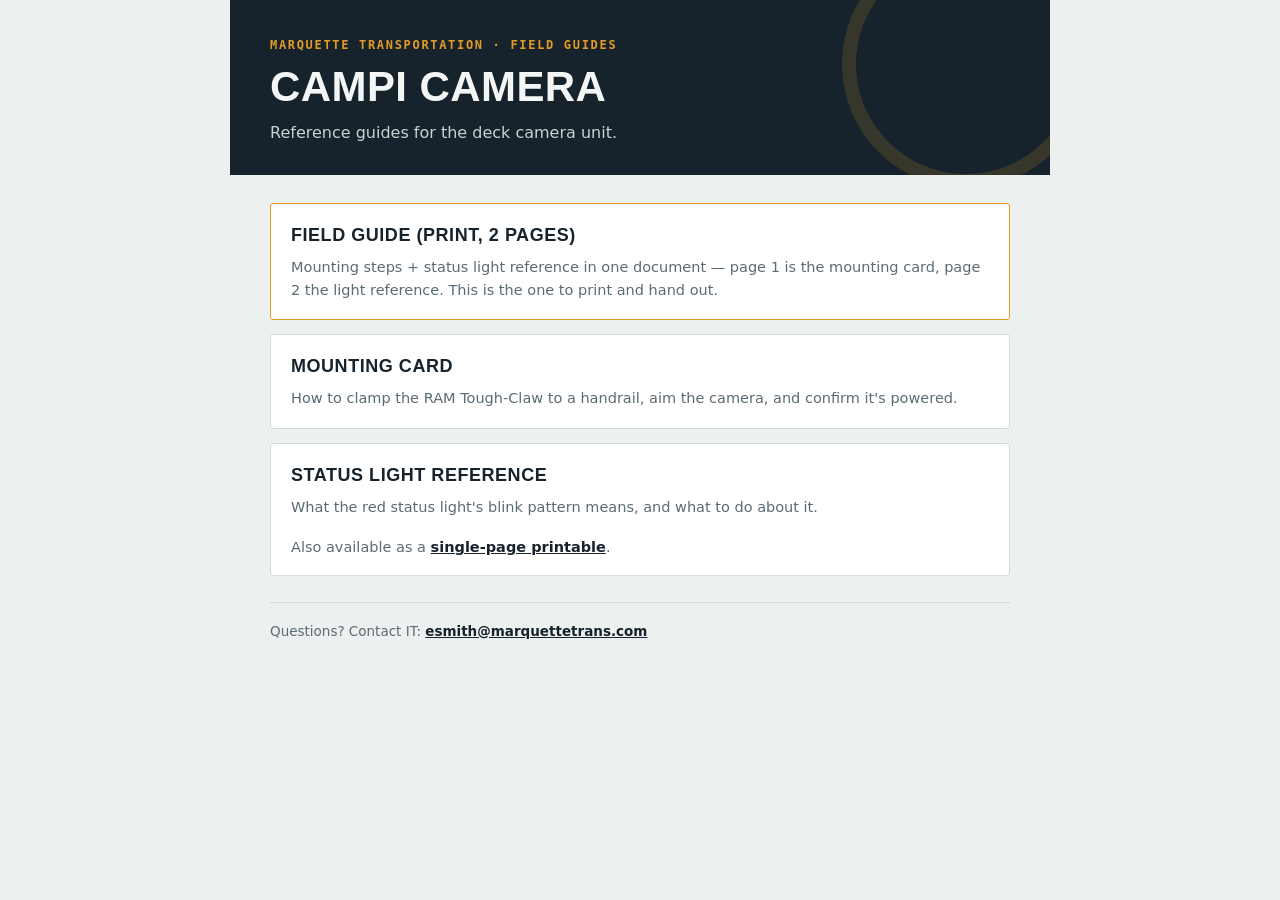
<file: index.html>
<!doctype html>
<html lang="en">
<head>
<meta charset="utf-8">
<meta http-equiv="refresh" content="0; url=campi/">
<title>Marquette Transportation — Field Guides</title>
</head>
<body>
<p><a href="campi/">CamPi Camera guides</a></p>
</body>
</html>
</file>
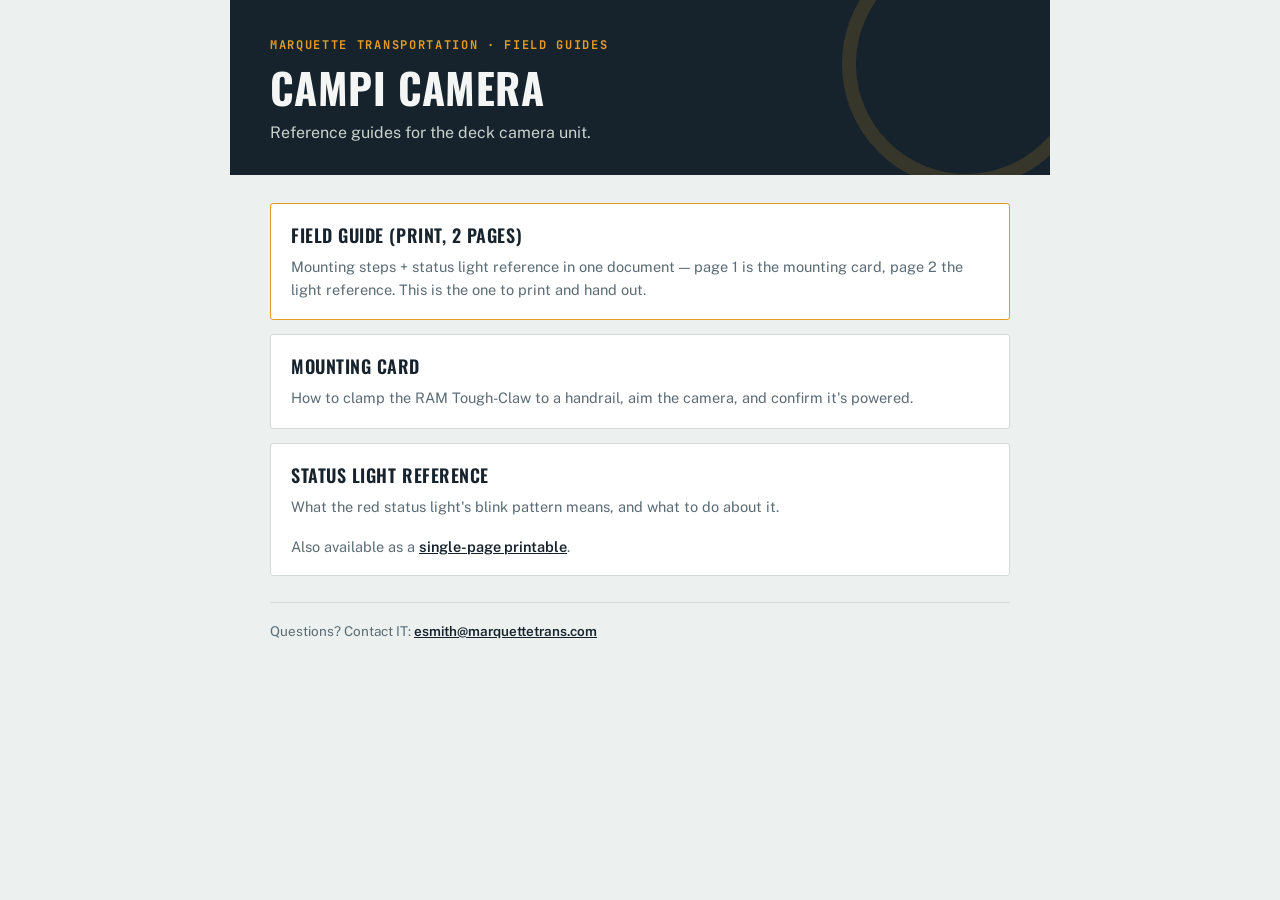
<file: campi/index.html>
<!doctype html>
<html lang="en">
<head>
<meta charset="utf-8">
<meta name="viewport" content="width=device-width, initial-scale=1">
<title>CamPi Camera — Field Guides</title>
<link rel="stylesheet" href="assets/campi-guide.css">
<style>
  .links{ padding:28px 40px 0; display:flex; flex-direction:column; gap:14px; }
  .link-card{
    display:block; background:var(--panel); border:1px solid var(--line); border-radius:3px;
    padding:18px 20px; text-decoration:none;
  }
  .link-card h2{
    font-family:'Oswald',sans-serif; font-weight:600; text-transform:uppercase;
    letter-spacing:0.03em; font-size:18px; margin:0 0 6px; color:var(--ink);
  }
  .link-card p{ margin:0; color:var(--steel); font-size:14.5px; }
  .link-card.featured{ border-color:var(--amber); border-width:1.5px; }
  /* .link-card is a <div> when it needs a second, independent link (avoids nesting <a> in <a>) */
  a.link-card{ text-decoration:none; }
  div.link-card{ padding:0; }
  div.link-card a.link-hit{ display:block; padding:18px 20px; text-decoration:none; }
  .link-sub{ padding:0 20px 16px; margin-top:2px; font-size:13px; }
  .link-sub a{ color:var(--ink); font-weight:600; }
</style>
</head>
<body>

<div class="sheet">
  <header>
    <p class="eyebrow">Marquette Transportation &middot; Field Guides</p>
    <h1>CamPi Camera</h1>
    <p class="subhead">Reference guides for the deck camera unit.</p>
  </header>

  <div class="links">
    <a class="link-card featured" href="field-guide.html">
      <h2>Field Guide (print, 2 pages)</h2>
      <p>Mounting steps + status light reference in one document &mdash; page 1 is the mounting card, page 2 the light reference. This is the one to print and hand out.</p>
    </a>
    <a class="link-card" href="mounting-guide.html">
      <h2>Mounting Card</h2>
      <p>How to clamp the RAM Tough-Claw to a handrail, aim the camera, and confirm it's powered.</p>
    </a>
    <div class="link-card">
      <a class="link-hit" href="status-light-reference.html">
        <h2>Status Light Reference</h2>
        <p>What the red status light's blink pattern means, and what to do about it.</p>
      </a>
      <p class="link-sub">Also available as a <a href="status-light-reference-print.html">single-page printable</a>.</p>
    </div>
  </div>

  <footer>
    <div class="rule"></div>
    <p>Questions? Contact IT: <a href="mailto:esmith@marquettetrans.com">esmith@marquettetrans.com</a></p>
  </footer>
</div>
</body>
</html>
</file>
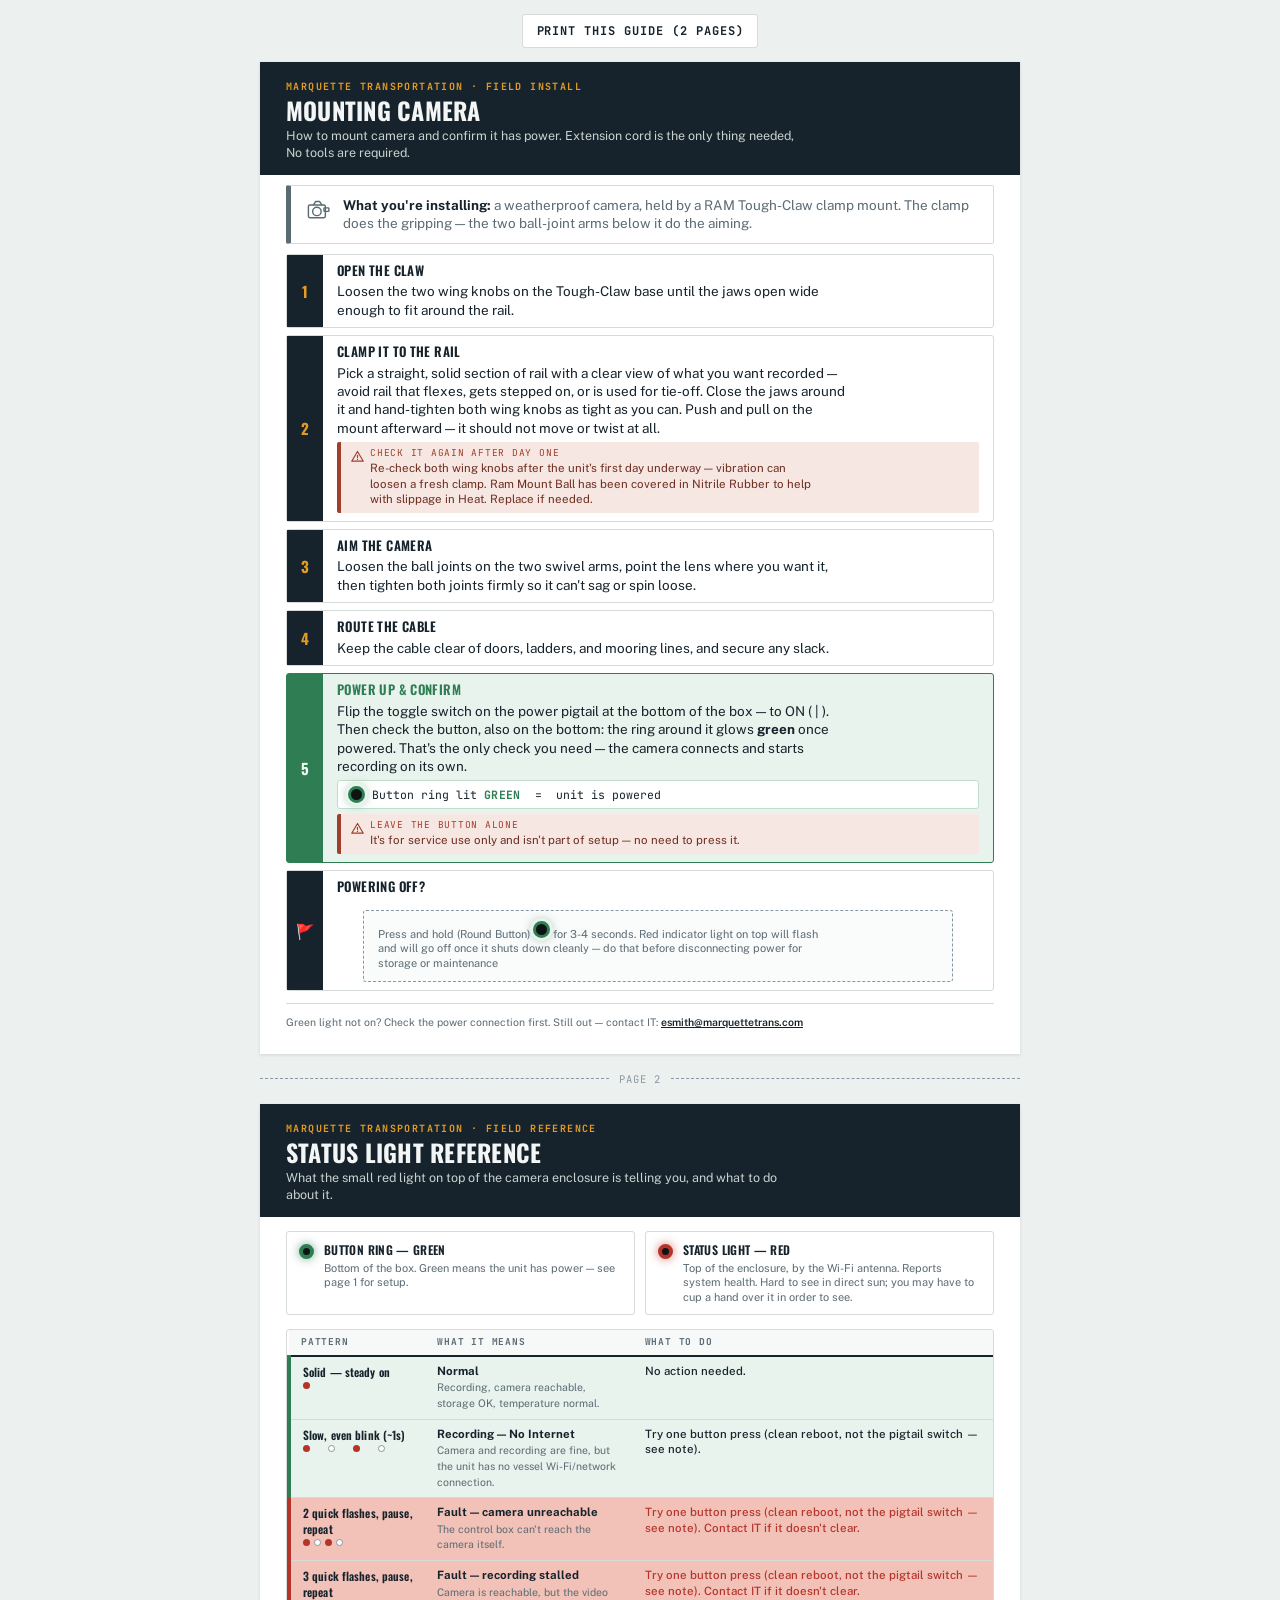
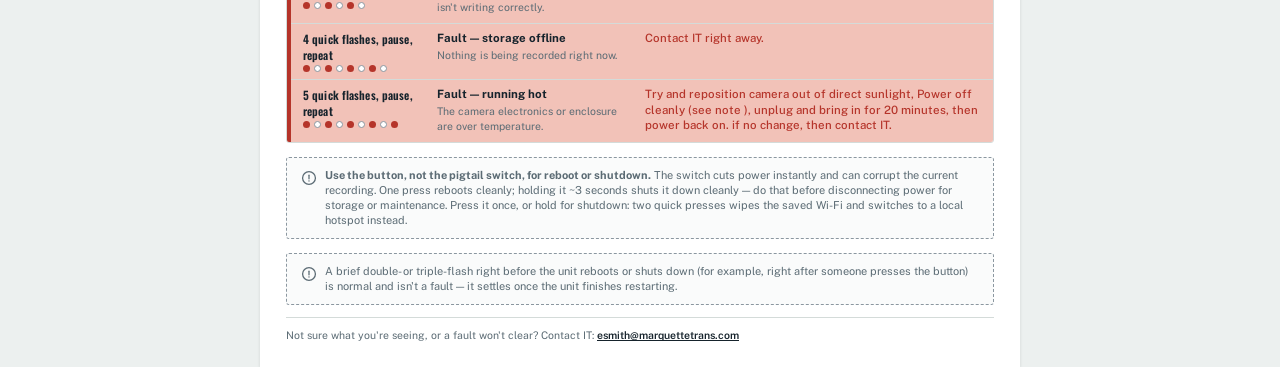
<file: campi/field-guide.html>
<!doctype html>
<html lang="en">
<head>
<meta charset="utf-8">
<meta name="viewport" content="width=device-width, initial-scale=1">
<title>CamPi Camera — Field Guide</title>
<link rel="stylesheet" href="assets/campi-guide.css">
<style>
  /* Combined print document: mounting card + status light reference, one file, one print
     job. Each <section class="page"> is compacted to fit one Letter page on its own; a CSS
     page break forces the light-reference section onto physical page 2. On screen the two
     sections just stack, with a small divider marking where the page break falls. */
  @page{ size:letter; margin:0.4in; }
  body{ background:var(--deck); }
  .doc-toolbar{
    display:flex; justify-content:center; padding:14px 0;
  }
  .page{
    max-width:760px; margin:0 auto; padding:0;
    background:var(--panel);
    box-shadow:0 1px 3px rgba(22,35,44,0.12);
  }
  .page + .page{ margin-top:0; }
  .page-break{ break-before:page; }
  .page-divider{
    max-width:760px; margin:18px auto; display:flex; align-items:center; gap:10px;
    color:var(--steel-soft); font-family:'JetBrains Mono',ui-monospace,monospace;
    font-size:10.5px; letter-spacing:0.08em; text-transform:uppercase;
  }
  .page-divider::before, .page-divider::after{ content:""; flex:1; border-top:1.5px dashed var(--steel-soft); }

  /* ---- shared compact tuning for both pages ---- */
  body{ font-size:13.5px; line-height:1.36; }
  header{ padding:18px 26px 14px; }
  header::after{ display:none; }
  .eyebrow{ font-size:10px; margin-bottom:4px; }
  h1{ font-size:24px; max-width:none; margin-bottom:4px; }
  .subhead{ font-size:12.5px; max-width:64ch; }
  .toolbar{ display:none; }
  footer{ padding:12px 26px 0 26px; font-size:10.5px; }
  footer .rule{ margin-bottom:8px; }
  .page > footer{ padding-bottom:14px; }

  /* ---- mounting page ---- */
  .intro{ margin:10px 26px 0; padding:10px 16px; gap:12px; }
  .intro svg{ width:24px; height:24px; }
  .steps{ padding:10px 26px 0; gap:7px; }
  .step{ grid-template-columns:36px 1fr; }
  .step-num{ font-size:15px; }
  .step-body{ padding:7px 14px 8px; }
  .step h2{ font-size:13px; margin-bottom:3px; }
  .step p{ margin-bottom:4px; }
  .caution{ margin-top:5px; padding:5px 10px; gap:6px; }
  .caution svg{ width:13px; height:13px; }
  .caution p{ font-size:11.5px; }
  .caution .cap{ font-size:9.5px; margin-bottom:1px; }
  .power-check .indicator{ margin-top:5px; padding:5px 10px; gap:7px; }
  .ring{ width:17px; height:17px; border-width:3px; }
  .indicator .txt{ font-size:11.5px; }

  /* ---- status light page ---- */
  .lights{ padding:14px 26px 0; gap:10px; }
  .light-card{ padding:10px 12px; gap:10px; }
  .dot{ width:15px; height:15px; }
  .light-card h3{ font-size:12px; margin-bottom:3px; }
  .light-card p{ font-size:11px; line-height:1.3; }
  .table-wrap{ margin:14px 26px 0; box-shadow:none; }
  thead th{ padding:6px 12px; font-size:9.5px; }
  tbody td{ padding:7px 12px; font-size:11.5px; }
  .pattern-name{ font-size:11.5px; margin-bottom:3px; }
  .blinks .on, .blinks .off{ width:7px; height:7px; }
  .blinks .gap{ width:10px; }
  td.meaning b{ font-size:11.5px; margin-bottom:1px; }
  td.meaning span{ font-size:10.5px; }
  .note{ margin:14px 26px 0; padding:10px 14px; gap:8px; }
  .note svg{ width:16px; height:16px; }
  .note p{ font-size:11px; }

  @media print{
    .doc-toolbar{ display:none; }
    .page-divider{ display:none; }
    body{ background:#fff; }
    .page{ box-shadow:none; }
  }
</style>
</head>
<body>

<div class="doc-toolbar">
  <button class="print-btn" id="printBtn" type="button">Print this guide (2 pages)</button>
</div>

<section class="page" id="mounting">
  <header>
    <p class="eyebrow">Marquette Transportation &middot; Field Install</p>
    <h1>Mounting Camera</h1>
    <p class="subhead">How to mount camera and confirm it has power. Extension cord is the only thing needed, No tools are required.</p>
  </header>

  <div class="intro">
    <svg width="34" height="34" viewBox="0 0 34 34" fill="none"><rect x="2" y="10" width="24" height="18" rx="2" stroke="#5B6B74" stroke-width="2"/><path d="M9 10L12 5H18L21 10" stroke="#5B6B74" stroke-width="2" stroke-linejoin="round"/><circle cx="14" cy="19" r="6" stroke="#5B6B74" stroke-width="2"/><rect x="24" y="14" width="7" height="5" rx="1" stroke="#5B6B74" stroke-width="2"/></svg>
    <p><strong>What you're installing:</strong> a weatherproof camera, held by a RAM Tough-Claw clamp mount. The clamp does the gripping &mdash; the two ball-joint arms below it do the aiming.</p>
  </div>

  <div class="steps">
    <div class="step">
      <div class="step-num">1</div>
      <div class="step-body">
        <h2>Open the claw</h2>
        <p>Loosen the two wing knobs on the Tough-Claw base until the jaws open wide enough to fit around the rail.</p>
      </div>
    </div>

    <div class="step">
      <div class="step-num">2</div>
      <div class="step-body">
        <h2>Clamp it to the rail</h2>
        <p>Pick a straight, solid section of rail with a clear view of what you want recorded &mdash; avoid rail that flexes, gets stepped on, or is used for tie-off. Close the jaws around it and hand-tighten both wing knobs as tight as you can. Push and pull on the mount afterward &mdash; it should not move or twist at all.</p>
        <div class="caution">
          <svg width="18" height="18" viewBox="0 0 18 18" fill="none"><path d="M9 2L17 15.5H1L9 2Z" stroke="#A23E2C" stroke-width="1.6" stroke-linejoin="round"/><path d="M9 7.5V10.5" stroke="#A23E2C" stroke-width="1.6" stroke-linecap="round"/><circle cx="9" cy="13" r="0.9" fill="#A23E2C"/></svg>
          <p><span class="cap">Check it again after day one</span>Re-check both wing knobs after the unit's first day underway &mdash; vibration can loosen a fresh clamp. Ram Mount Ball has been covered in Nitrile Rubber to help with slippage in Heat. Replace if needed.</p>
        </div>
      </div>
    </div>

    <div class="step">
      <div class="step-num">3</div>
      <div class="step-body">
        <h2>Aim the camera</h2>
        <p>Loosen the ball joints on the two swivel arms, point the lens where you want it, then tighten both joints firmly so it can't sag or spin loose.</p>
      </div>
    </div>

    <div class="step">
      <div class="step-num">4</div>
      <div class="step-body">
        <h2>Route the cable</h2>
        <p>Keep the cable clear of doors, ladders, and mooring lines, and secure any slack.</p>
      </div>
    </div>

    <div class="step power-check">
      <div class="step-num">5</div>
      <div class="step-body">
        <h2>Power up &amp; confirm</h2>
        <p>Flip the toggle switch on the power pigtail at the bottom of the box &mdash; to ON ( | ). Then check the button, also on the bottom: the ring around it glows <strong>green</strong> once powered. That's the only check you need &mdash; the camera connects and starts recording on its own.</p>
        <div class="indicator">
          <div class="ring"></div>
          <div class="txt">Button ring lit <b>GREEN</b> &nbsp;=&nbsp; unit is powered</div>
        </div>
        <div class="caution">
          <svg width="18" height="18" viewBox="0 0 18 18" fill="none"><path d="M9 2L17 15.5H1L9 2Z" stroke="#A23E2C" stroke-width="1.6" stroke-linejoin="round"/><path d="M9 7.5V10.5" stroke="#A23E2C" stroke-width="1.6" stroke-linecap="round"/><circle cx="9" cy="13" r="0.9" fill="#A23E2C"/></svg>
          <p><span class="cap">Leave the button alone</span>It's for service use only and isn't part of setup &mdash; no need to press it.</p>
        </div>
      </div>
    </div>

    <div class="step">
      <div class="step-num">🚩</div>
      <div class="step-body">
      <h2>Powering OFF?</h2>
      <div class="note">        
        <p>Press and hold (Round Button) <span style="display: inline-block;" class="ring"></span> for 3-4 seconds. Red indicator light on top will flash and will go off once it shuts down cleanly — do that before disconnecting power for storage or maintenance</p>
      </div>
      </div>
    </div>
  </div>

  <footer>
    <div class="rule"></div>
    <p>Green light not on? Check the power connection first. Still out &mdash; contact IT: <a href="mailto:esmith@marquettetrans.com">esmith@marquettetrans.com</a></p>
  </footer>
</section>

<div class="page-divider"><span>Page 2</span></div>

<section class="page page-break" id="status-light">
  <header>
    <p class="eyebrow">Marquette Transportation &middot; Field Reference</p>
    <h1>Status Light Reference</h1>
    <p class="subhead">What the small red light on top of the camera enclosure is telling you, and what to do about it.</p>
  </header>

  <div class="lights">
    <div class="light-card">
      <div class="dot green"></div>
      <div>
        <h3>Button ring &mdash; green</h3>
        <p>Bottom of the box. Green means the unit has power &mdash; see page 1 for setup.</p>
      </div>
    </div>
    <div class="light-card">
      <div class="dot red"></div>
      <div>
        <h3>Status light &mdash; red</h3>
        <p>Top of the enclosure, by the Wi-Fi antenna. Reports system health. Hard to see in direct sun; you may have to cup a hand over it in order to see.</p>
      </div>
    </div>
  </div>

  <div class="table-wrap">
    <table>
      <thead>
        <tr>
          <th>Pattern</th>
          <th>What it means</th>
          <th>What to do</th>
        </tr>
      </thead>
      <tbody>
        <tr class="ok">
          <td>
            <div class="pattern-name">Solid &mdash; steady on</div>
            <div class="blinks"><span class="on"></span></div>
          </td>
          <td class="meaning"><b>Normal</b><span>Recording, camera reachable, storage OK, temperature normal.</span></td>
          <td class="action">No action needed.</td>
        </tr>
        <tr class="ok">
          <td>
            <div class="pattern-name">Slow, even blink (~1s)</div>
            <div class="blinks"><span class="on"></span><span class="gap"></span><span class="off"></span><span class="gap"></span><span class="on"></span><span class="gap"></span><span class="off"></span></div>
          </td>
          <td class="meaning"><b>Recording &mdash; No Internet</b><span>Camera and recording are fine, but the unit has no vessel Wi-Fi/network connection.</span></td>
          <td class="action">Try one button press (clean reboot, not the pigtail switch &mdash; see note). </td>
        </tr>
        <tr class="fault">
          <td>
            <div class="pattern-name">2 quick flashes, pause, repeat</div>
            <div class="blinks"><span class="on"></span><span class="off"></span><span class="on"></span><span class="off"></span><span class="gap"></span><span class="gap"></span></div>
          </td>
          <td class="meaning"><b>Fault &mdash; camera unreachable</b><span>The control box can't reach the camera itself.</span></td>
          <td class="action">Try one button press (clean reboot, not the pigtail switch &mdash; see note). Contact IT if it doesn't clear.</td>
        </tr>
        <tr class="fault">
          <td>
            <div class="pattern-name">3 quick flashes, pause, repeat</div>
            <div class="blinks"><span class="on"></span><span class="off"></span><span class="on"></span><span class="off"></span><span class="on"></span><span class="off"></span><span class="gap"></span></div>
          </td>
          <td class="meaning"><b>Fault &mdash; recording stalled</b><span>Camera is reachable, but the video isn't writing correctly.</span></td>
          <td class="action">Try one button press (clean reboot, not the pigtail switch &mdash; see note). Contact IT if it doesn't clear.</td>
        </tr>
        <tr class="fault">
          <td>
            <div class="pattern-name">4 quick flashes, pause, repeat</div>
            <div class="blinks"><span class="on"></span><span class="off"></span><span class="on"></span><span class="off"></span><span class="on"></span><span class="off"></span><span class="on"></span><span class="off"></span></div>
          </td>
          <td class="meaning"><b>Fault &mdash; storage offline</b><span>Nothing is being recorded right now.</span></td>
          <td class="action">Contact IT right away.</td>
        </tr>
        <tr class="fault">
          <td>
            <div class="pattern-name">5 quick flashes, pause, repeat</div>
            <div class="blinks"><span class="on"></span><span class="off"></span><span class="on"></span><span class="off"></span><span class="on"></span><span class="off"></span><span class="on"></span><span class="off"></span><span class="on"></span></div>
          </td>
          <td class="meaning"><b>Fault &mdash; running hot</b><span>The camera electronics or enclosure are over temperature.</span></td>
          <td class="action">Try and reposition camera out of direct sunlight, Power off cleanly (see note ), unplug and bring in for 20 minutes, then power back on. if no change, then contact IT.</td>
        </tr>
      </tbody>
    </table>
  </div>

  <div class="note">
    <svg width="20" height="20" viewBox="0 0 20 20" fill="none"><circle cx="10" cy="10" r="8" stroke="#5B6B74" stroke-width="1.6"/><path d="M10 6.5V11" stroke="#5B6B74" stroke-width="1.6" stroke-linecap="round"/><circle cx="10" cy="13.6" r="0.9" fill="#5B6B74"/></svg>
    <p><strong>Use the button, not the pigtail switch, for reboot or shutdown.</strong> The switch cuts power instantly and can corrupt the current recording. One press reboots cleanly; holding it ~3 seconds shuts it down cleanly &mdash; do that before disconnecting power for storage or maintenance. Press it once, or hold for shutdown: two quick presses wipes the saved Wi-Fi and switches to a local hotspot instead.</p>
  </div>

  <div class="note">
    <svg width="20" height="20" viewBox="0 0 20 20" fill="none"><circle cx="10" cy="10" r="8" stroke="#5B6B74" stroke-width="1.6"/><path d="M10 6.5V11" stroke="#5B6B74" stroke-width="1.6" stroke-linecap="round"/><circle cx="10" cy="13.6" r="0.9" fill="#5B6B74"/></svg>
    <p>A brief double- or triple-flash right before the unit reboots or shuts down (for example, right after someone presses the button) is normal and isn't a fault &mdash; it settles once the unit finishes restarting.</p>
  </div>

  <footer>
    <div class="rule"></div>
    <p>Not sure what you're seeing, or a fault won't clear? Contact IT: <a href="mailto:esmith@marquettetrans.com">esmith@marquettetrans.com</a></p>
  </footer>
</section>

<script>
  document.getElementById('printBtn').addEventListener('click', function(){ window.print(); });
</script>
</body>
</html>
</file>
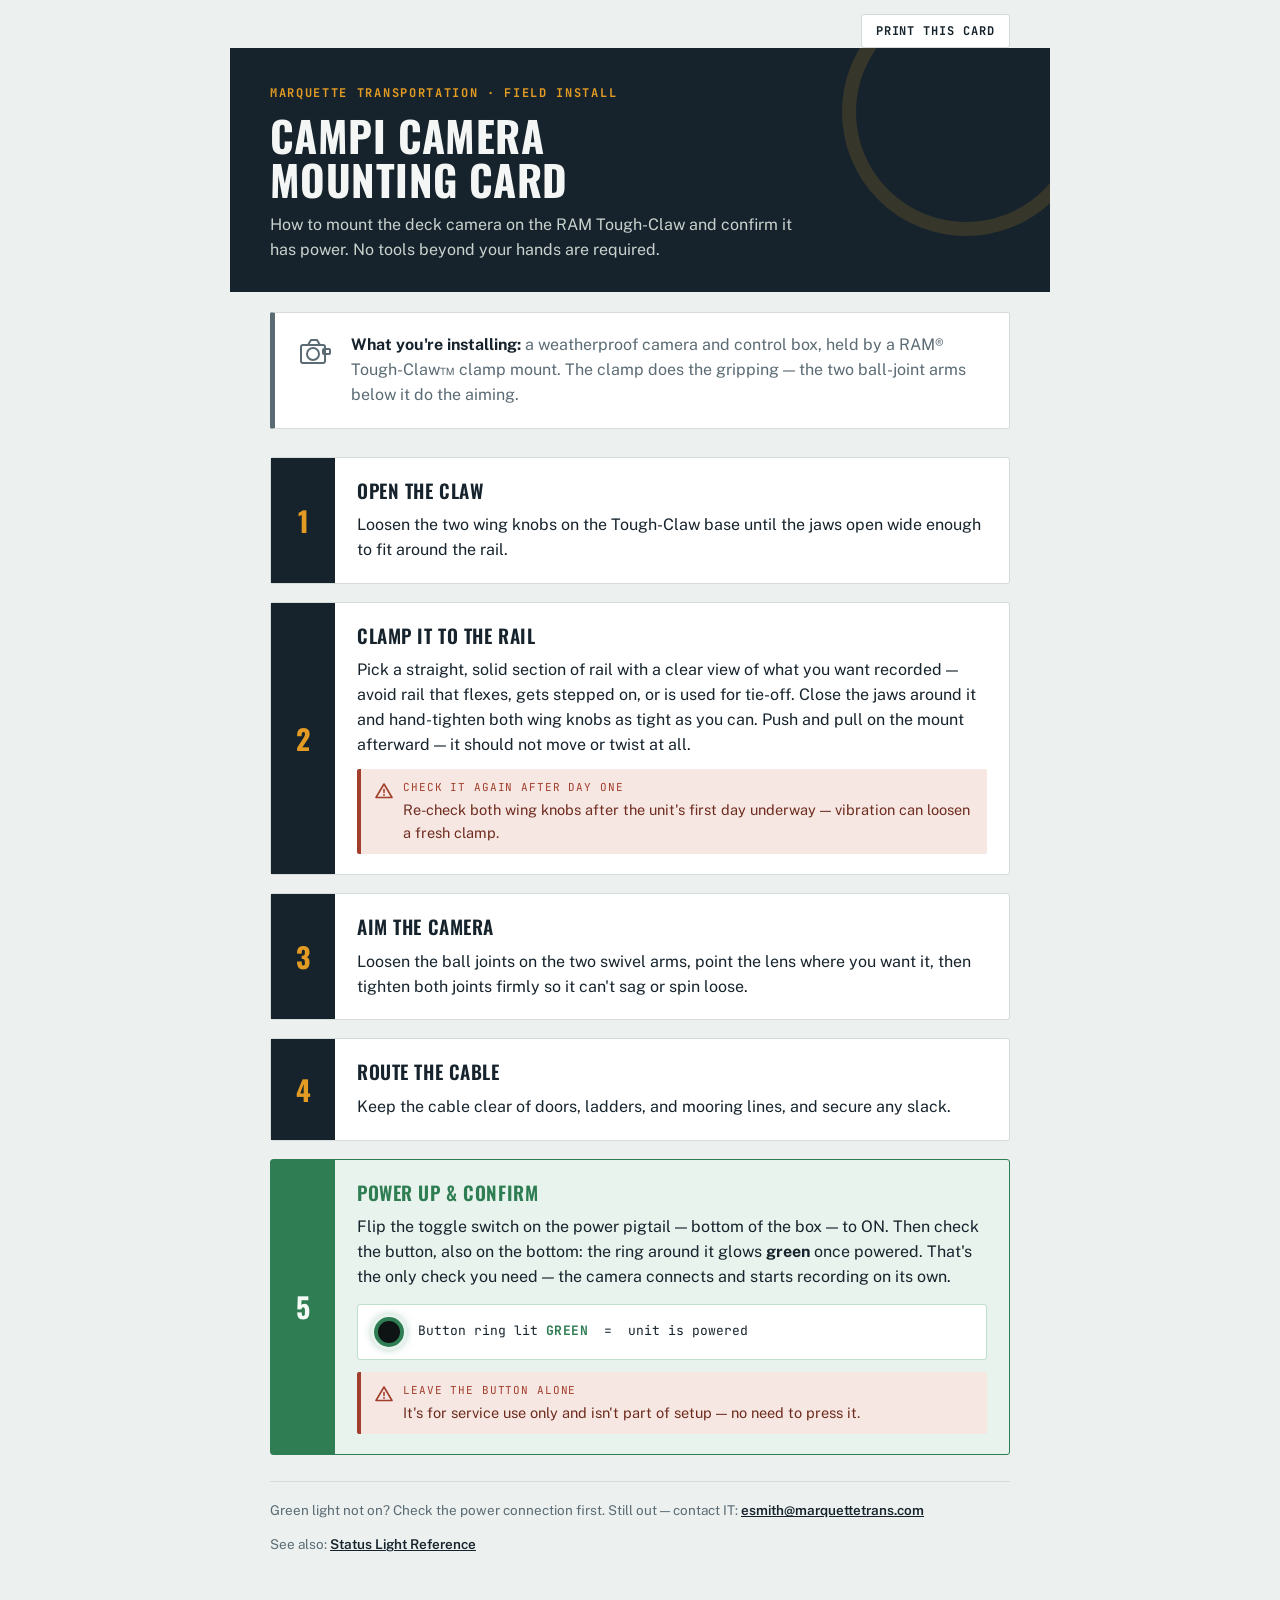
<file: campi/mounting-guide.html>
<!doctype html>
<html lang="en">
<head>
<meta charset="utf-8">
<meta name="viewport" content="width=device-width, initial-scale=1">
<title>CamPi Camera — Mounting Card</title>
<link rel="stylesheet" href="assets/campi-guide.css">
</head>
<body>

<div class="sheet">
  <div class="toolbar">
    <button class="print-btn" id="printBtn" type="button">Print this card</button>
  </div>

  <header>
    <p class="eyebrow">Marquette Transportation &middot; Field Install</p>
    <h1>CamPi Camera<br>Mounting Card</h1>
    <p class="subhead">How to mount the deck camera on the RAM Tough-Claw and confirm it has power. No tools beyond your hands are required.</p>
  </header>

  <div class="intro">
    <svg width="34" height="34" viewBox="0 0 34 34" fill="none"><rect x="2" y="10" width="24" height="18" rx="2" stroke="#5B6B74" stroke-width="2"/><path d="M9 10L12 5H18L21 10" stroke="#5B6B74" stroke-width="2" stroke-linejoin="round"/><circle cx="14" cy="19" r="6" stroke="#5B6B74" stroke-width="2"/><rect x="24" y="14" width="7" height="5" rx="1" stroke="#5B6B74" stroke-width="2"/></svg>
    <p><strong>What you're installing:</strong> a weatherproof camera and control box, held by a RAM&reg; Tough-Claw&trade; clamp mount. The clamp does the gripping — the two ball-joint arms below it do the aiming.</p>
  </div>

  <div class="steps">

    <div class="step">
      <div class="step-num">1</div>
      <div class="step-body">
        <h2>Open the claw</h2>
        <p>Loosen the two wing knobs on the Tough-Claw base until the jaws open wide enough to fit around the rail.</p>
      </div>
    </div>

    <div class="step">
      <div class="step-num">2</div>
      <div class="step-body">
        <h2>Clamp it to the rail</h2>
        <p>Pick a straight, solid section of rail with a clear view of what you want recorded &mdash; avoid rail that flexes, gets stepped on, or is used for tie-off. Close the jaws around it and hand-tighten both wing knobs as tight as you can. Push and pull on the mount afterward &mdash; it should not move or twist at all.</p>
        <div class="caution">
          <svg width="18" height="18" viewBox="0 0 18 18" fill="none"><path d="M9 2L17 15.5H1L9 2Z" stroke="#A23E2C" stroke-width="1.6" stroke-linejoin="round"/><path d="M9 7.5V10.5" stroke="#A23E2C" stroke-width="1.6" stroke-linecap="round"/><circle cx="9" cy="13" r="0.9" fill="#A23E2C"/></svg>
          <p><span class="cap">Check it again after day one</span>Re-check both wing knobs after the unit's first day underway &mdash; vibration can loosen a fresh clamp.</p>
        </div>
      </div>
    </div>

    <div class="step">
      <div class="step-num">3</div>
      <div class="step-body">
        <h2>Aim the camera</h2>
        <p>Loosen the ball joints on the two swivel arms, point the lens where you want it, then tighten both joints firmly so it can't sag or spin loose.</p>
      </div>
    </div>

    <div class="step">
      <div class="step-num">4</div>
      <div class="step-body">
        <h2>Route the cable</h2>
        <p>Keep the cable clear of doors, ladders, and mooring lines, and secure any slack.</p>
      </div>
    </div>

    <div class="step power-check">
      <div class="step-num">5</div>
      <div class="step-body">
        <h2>Power up &amp; confirm</h2>
        <p>Flip the toggle switch on the power pigtail &mdash; bottom of the box &mdash; to ON. Then check the button, also on the bottom: the ring around it glows <strong>green</strong> once powered. That's the only check you need &mdash; the camera connects and starts recording on its own.</p>
        <div class="indicator">
          <div class="ring"></div>
          <div class="txt">Button ring lit <b>GREEN</b> &nbsp;=&nbsp; unit is powered</div>
        </div>
        <div class="caution">
          <svg width="18" height="18" viewBox="0 0 18 18" fill="none"><path d="M9 2L17 15.5H1L9 2Z" stroke="#A23E2C" stroke-width="1.6" stroke-linejoin="round"/><path d="M9 7.5V10.5" stroke="#A23E2C" stroke-width="1.6" stroke-linecap="round"/><circle cx="9" cy="13" r="0.9" fill="#A23E2C"/></svg>
          <p><span class="cap">Leave the button alone</span>It's for service use only and isn't part of setup &mdash; no need to press it.</p>
        </div>
      </div>
    </div>

  </div>

  <footer>
    <div class="rule"></div>
    <p>Green light not on? Check the power connection first. Still out &mdash; contact IT: <a href="mailto:esmith@marquettetrans.com">esmith@marquettetrans.com</a></p>
    <p class="also">See also: <a href="status-light-reference.html">Status Light Reference</a></p>
  </footer>
</div>

<script>
  document.getElementById('printBtn').addEventListener('click', function(){ window.print(); });
</script>
</body>
</html>
</file>
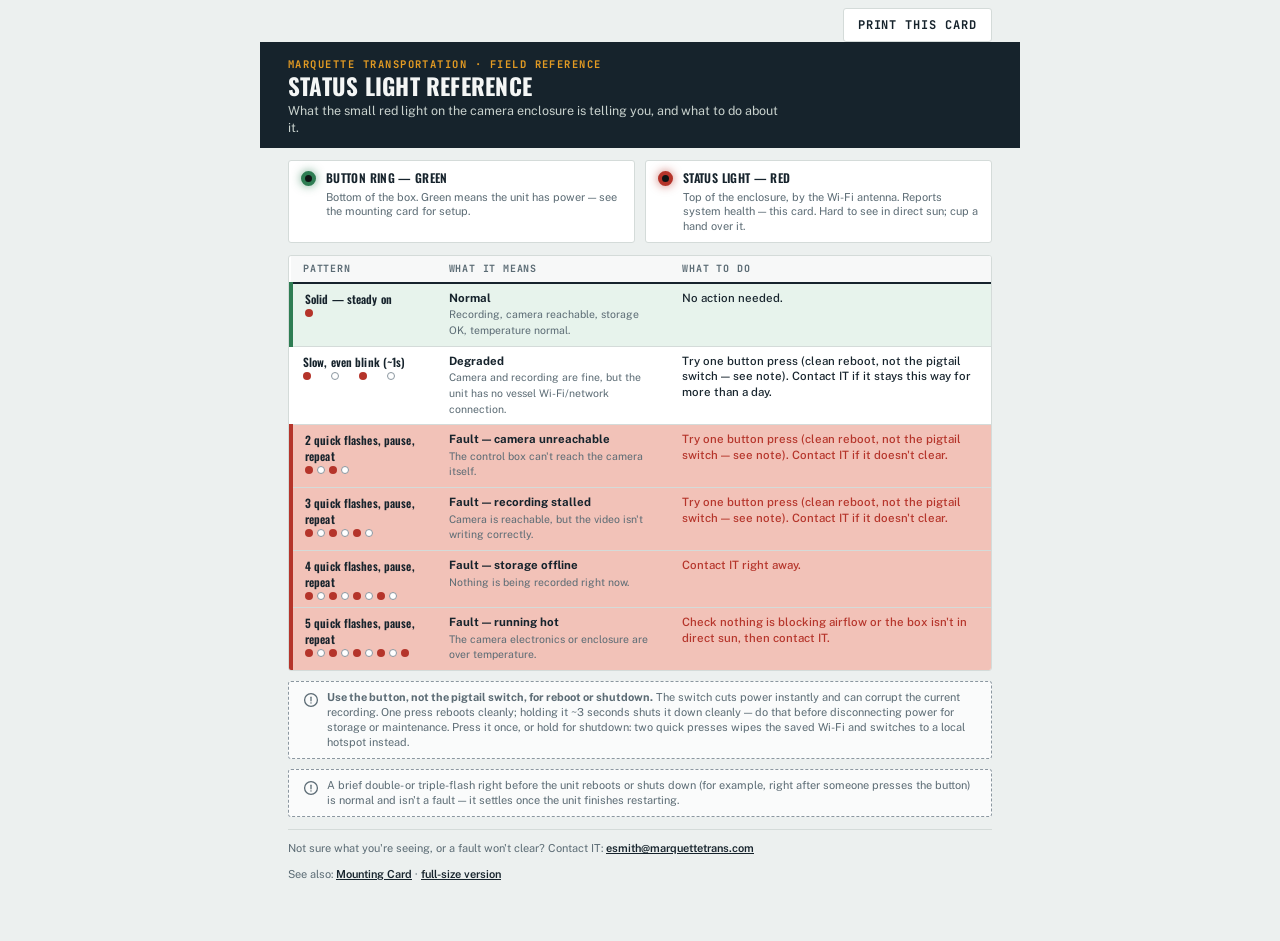
<file: campi/status-light-reference-print.html>
<!doctype html>
<html lang="en">
<head>
<meta charset="utf-8">
<meta name="viewport" content="width=device-width, initial-scale=1">
<title>CamPi Camera — Status Light Reference (1-page)</title>
<link rel="stylesheet" href="assets/campi-guide.css">
<style>
  /* Compact single-page variant: same tokens/fonts/classes as the screen version, just
     tightened everywhere so the whole card fits one printed Letter page. */
  @page{ size:letter; margin:0.4in; }
  body{ font-size:13.5px; line-height:1.36; }
  .sheet{ max-width:760px; }
  header{ padding:15px 28px 12px; }
  header::after{ display:none; }
  .eyebrow{ font-size:10.5px; margin-bottom:3px; }
  h1{ font-size:23px; max-width:none; margin-bottom:4px; }
  .subhead{ font-size:12.5px; max-width:62ch; }
  .toolbar{ padding:8px 28px 0; }
  .lights{ padding:12px 28px 0; gap:10px; }
  .light-card{ padding:9px 12px; gap:10px; }
  .dot{ width:15px; height:15px; margin-top:1px; }
  .light-card h3{ font-size:12px; margin-bottom:3px; }
  .light-card p{ font-size:11px; line-height:1.32; }
  .table-wrap{ margin:12px 28px 0; }
  thead th{ padding:6px 12px; font-size:10px; }
  tbody td{ padding:7px 12px; font-size:11.5px; }
  .pattern-name{ font-size:11.5px; margin-bottom:3px; }
  .blinks .on, .blinks .off{ width:8px; height:8px; }
  .blinks .gap{ width:12px; }
  td.meaning b{ font-size:11.5px; margin-bottom:1px; }
  td.meaning span{ font-size:10.5px; }
  .note{ margin:10px 28px 0; padding:8px 14px; gap:8px; }
  .note svg{ width:16px; height:16px; }
  .note p{ font-size:11px; }
  footer{ padding:12px 28px 0; font-size:11px; }
  footer .rule{ margin-bottom:8px; }
</style>
</head>
<body>

<div class="sheet">
  <div class="toolbar">
    <button class="print-btn" id="printBtn" type="button">Print this card</button>
  </div>

  <header>
    <p class="eyebrow">Marquette Transportation &middot; Field Reference</p>
    <h1>Status Light Reference</h1>
    <p class="subhead">What the small red light on the camera enclosure is telling you, and what to do about it.</p>
  </header>

  <div class="lights">
    <div class="light-card">
      <div class="dot green"></div>
      <div>
        <h3>Button ring &mdash; green</h3>
        <p>Bottom of the box. Green means the unit has power &mdash; see the mounting card for setup.</p>
      </div>
    </div>
    <div class="light-card">
      <div class="dot red"></div>
      <div>
        <h3>Status light &mdash; red</h3>
        <p>Top of the enclosure, by the Wi-Fi antenna. Reports system health &mdash; this card. Hard to see in direct sun; cup a hand over it.</p>
      </div>
    </div>
  </div>

  <div class="table-wrap">
    <table>
      <thead>
        <tr>
          <th>Pattern</th>
          <th>What it means</th>
          <th>What to do</th>
        </tr>
      </thead>
      <tbody>
        <tr class="ok">
          <td>
            <div class="pattern-name">Solid &mdash; steady on</div>
            <div class="blinks"><span class="on"></span></div>
          </td>
          <td class="meaning"><b>Normal</b><span>Recording, camera reachable, storage OK, temperature normal.</span></td>
          <td class="action">No action needed.</td>
        </tr>
        <tr>
          <td>
            <div class="pattern-name">Slow, even blink (~1s)</div>
            <div class="blinks"><span class="on"></span><span class="gap"></span><span class="off"></span><span class="gap"></span><span class="on"></span><span class="gap"></span><span class="off"></span></div>
          </td>
          <td class="meaning"><b>Degraded</b><span>Camera and recording are fine, but the unit has no vessel Wi-Fi/network connection.</span></td>
          <td class="action">Try one button press (clean reboot, not the pigtail switch &mdash; see note). Contact IT if it stays this way for more than a day.</td>
        </tr>
        <tr class="fault">
          <td>
            <div class="pattern-name">2 quick flashes, pause, repeat</div>
            <div class="blinks"><span class="on"></span><span class="off"></span><span class="on"></span><span class="off"></span><span class="gap"></span><span class="gap"></span></div>
          </td>
          <td class="meaning"><b>Fault &mdash; camera unreachable</b><span>The control box can't reach the camera itself.</span></td>
          <td class="action">Try one button press (clean reboot, not the pigtail switch &mdash; see note). Contact IT if it doesn't clear.</td>
        </tr>
        <tr class="fault">
          <td>
            <div class="pattern-name">3 quick flashes, pause, repeat</div>
            <div class="blinks"><span class="on"></span><span class="off"></span><span class="on"></span><span class="off"></span><span class="on"></span><span class="off"></span><span class="gap"></span></div>
          </td>
          <td class="meaning"><b>Fault &mdash; recording stalled</b><span>Camera is reachable, but the video isn't writing correctly.</span></td>
          <td class="action">Try one button press (clean reboot, not the pigtail switch &mdash; see note). Contact IT if it doesn't clear.</td>
        </tr>
        <tr class="fault">
          <td>
            <div class="pattern-name">4 quick flashes, pause, repeat</div>
            <div class="blinks"><span class="on"></span><span class="off"></span><span class="on"></span><span class="off"></span><span class="on"></span><span class="off"></span><span class="on"></span><span class="off"></span></div>
          </td>
          <td class="meaning"><b>Fault &mdash; storage offline</b><span>Nothing is being recorded right now.</span></td>
          <td class="action">Contact IT right away.</td>
        </tr>
        <tr class="fault">
          <td>
            <div class="pattern-name">5 quick flashes, pause, repeat</div>
            <div class="blinks"><span class="on"></span><span class="off"></span><span class="on"></span><span class="off"></span><span class="on"></span><span class="off"></span><span class="on"></span><span class="off"></span><span class="on"></span></div>
          </td>
          <td class="meaning"><b>Fault &mdash; running hot</b><span>The camera electronics or enclosure are over temperature.</span></td>
          <td class="action">Check nothing is blocking airflow or the box isn't in direct sun, then contact IT.</td>
        </tr>
      </tbody>
    </table>
  </div>

  <div class="note">
    <svg width="20" height="20" viewBox="0 0 20 20" fill="none"><circle cx="10" cy="10" r="8" stroke="#5B6B74" stroke-width="1.6"/><path d="M10 6.5V11" stroke="#5B6B74" stroke-width="1.6" stroke-linecap="round"/><circle cx="10" cy="13.6" r="0.9" fill="#5B6B74"/></svg>
    <p><strong>Use the button, not the pigtail switch, for reboot or shutdown.</strong> The switch cuts power instantly and can corrupt the current recording. One press reboots cleanly; holding it ~3 seconds shuts it down cleanly &mdash; do that before disconnecting power for storage or maintenance. Press it once, or hold for shutdown: two quick presses wipes the saved Wi-Fi and switches to a local hotspot instead.</p>
  </div>

  <div class="note">
    <svg width="20" height="20" viewBox="0 0 20 20" fill="none"><circle cx="10" cy="10" r="8" stroke="#5B6B74" stroke-width="1.6"/><path d="M10 6.5V11" stroke="#5B6B74" stroke-width="1.6" stroke-linecap="round"/><circle cx="10" cy="13.6" r="0.9" fill="#5B6B74"/></svg>
    <p>A brief double- or triple-flash right before the unit reboots or shuts down (for example, right after someone presses the button) is normal and isn't a fault &mdash; it settles once the unit finishes restarting.</p>
  </div>

  <footer>
    <div class="rule"></div>
    <p>Not sure what you're seeing, or a fault won't clear? Contact IT: <a href="mailto:esmith@marquettetrans.com">esmith@marquettetrans.com</a></p>
    <p class="also">See also: <a href="mounting-guide.html">Mounting Card</a> &middot; <a href="status-light-reference.html">full-size version</a></p>
  </footer>
</div>

<script>
  document.getElementById('printBtn').addEventListener('click', function(){ window.print(); });
</script>
</body>
</html>
</file>
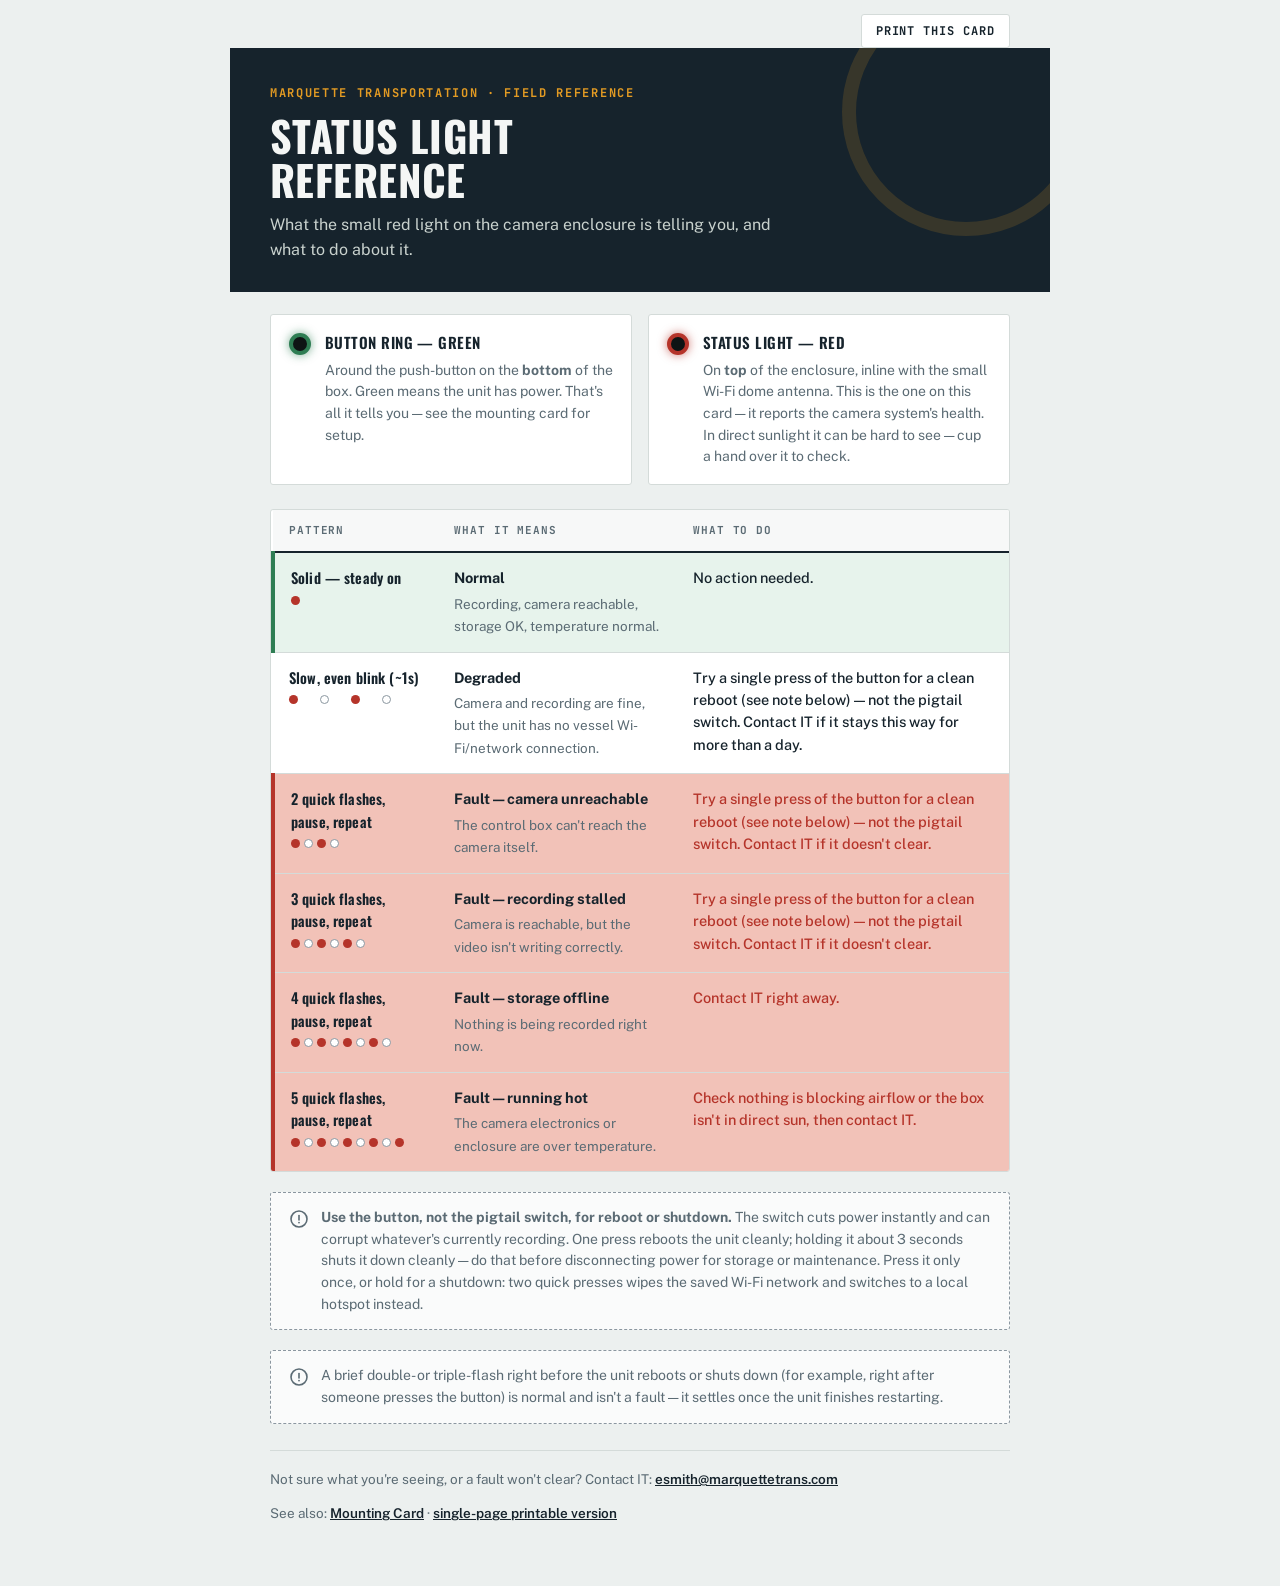
<file: campi/status-light-reference.html>
<!doctype html>
<html lang="en">
<head>
<meta charset="utf-8">
<meta name="viewport" content="width=device-width, initial-scale=1">
<title>CamPi Camera — Status Light Reference</title>
<link rel="stylesheet" href="assets/campi-guide.css">
</head>
<body>

<div class="sheet">
  <div class="toolbar">
    <button class="print-btn" id="printBtn" type="button">Print this card</button>
  </div>

  <header>
    <p class="eyebrow">Marquette Transportation &middot; Field Reference</p>
    <h1>Status Light<br>Reference</h1>
    <p class="subhead">What the small red light on the camera enclosure is telling you, and what to do about it.</p>
  </header>

  <div class="lights">
    <div class="light-card">
      <div class="dot green"></div>
      <div>
        <h3>Button ring &mdash; green</h3>
        <p>Around the push-button on the <strong>bottom</strong> of the box. Green means the unit has power. That's all it tells you &mdash; see the mounting card for setup.</p>
      </div>
    </div>
    <div class="light-card">
      <div class="dot red"></div>
      <div>
        <h3>Status light &mdash; red</h3>
        <p>On <strong>top</strong> of the enclosure, inline with the small Wi-Fi dome antenna. This is the one on this card &mdash; it reports the camera system's health. In direct sunlight it can be hard to see &mdash; cup a hand over it to check.</p>
      </div>
    </div>
  </div>

  <div class="table-wrap">
    <table>
      <thead>
        <tr>
          <th>Pattern</th>
          <th>What it means</th>
          <th>What to do</th>
        </tr>
      </thead>
      <tbody>
        <tr class="ok">
          <td>
            <div class="pattern-name">Solid &mdash; steady on</div>
            <div class="blinks"><span class="on"></span></div>
          </td>
          <td class="meaning"><b>Normal</b><span>Recording, camera reachable, storage OK, temperature normal.</span></td>
          <td class="action">No action needed.</td>
        </tr>
        <tr>
          <td>
            <div class="pattern-name">Slow, even blink (~1s)</div>
            <div class="blinks"><span class="on"></span><span class="gap"></span><span class="off"></span><span class="gap"></span><span class="on"></span><span class="gap"></span><span class="off"></span></div>
          </td>
          <td class="meaning"><b>Degraded</b><span>Camera and recording are fine, but the unit has no vessel Wi-Fi/network connection.</span></td>
          <td class="action">Try a single press of the button for a clean reboot (see note below) &mdash; not the pigtail switch. Contact IT if it stays this way for more than a day.</td>
        </tr>
        <tr class="fault">
          <td>
            <div class="pattern-name">2 quick flashes, pause, repeat</div>
            <div class="blinks"><span class="on"></span><span class="off"></span><span class="on"></span><span class="off"></span><span class="gap"></span><span class="gap"></span></div>
          </td>
          <td class="meaning"><b>Fault &mdash; camera unreachable</b><span>The control box can't reach the camera itself.</span></td>
          <td class="action">Try a single press of the button for a clean reboot (see note below) &mdash; not the pigtail switch. Contact IT if it doesn't clear.</td>
        </tr>
        <tr class="fault">
          <td>
            <div class="pattern-name">3 quick flashes, pause, repeat</div>
            <div class="blinks"><span class="on"></span><span class="off"></span><span class="on"></span><span class="off"></span><span class="on"></span><span class="off"></span><span class="gap"></span></div>
          </td>
          <td class="meaning"><b>Fault &mdash; recording stalled</b><span>Camera is reachable, but the video isn't writing correctly.</span></td>
          <td class="action">Try a single press of the button for a clean reboot (see note below) &mdash; not the pigtail switch. Contact IT if it doesn't clear.</td>
        </tr>
        <tr class="fault">
          <td>
            <div class="pattern-name">4 quick flashes, pause, repeat</div>
            <div class="blinks"><span class="on"></span><span class="off"></span><span class="on"></span><span class="off"></span><span class="on"></span><span class="off"></span><span class="on"></span><span class="off"></span></div>
          </td>
          <td class="meaning"><b>Fault &mdash; storage offline</b><span>Nothing is being recorded right now.</span></td>
          <td class="action">Contact IT right away.</td>
        </tr>
        <tr class="fault">
          <td>
            <div class="pattern-name">5 quick flashes, pause, repeat</div>
            <div class="blinks"><span class="on"></span><span class="off"></span><span class="on"></span><span class="off"></span><span class="on"></span><span class="off"></span><span class="on"></span><span class="off"></span><span class="on"></span></div>
          </td>
          <td class="meaning"><b>Fault &mdash; running hot</b><span>The camera electronics or enclosure are over temperature.</span></td>
          <td class="action">Check nothing is blocking airflow or the box isn't in direct sun, then contact IT.</td>
        </tr>
      </tbody>
    </table>
  </div>

  <div class="note">
    <svg width="20" height="20" viewBox="0 0 20 20" fill="none"><circle cx="10" cy="10" r="8" stroke="#5B6B74" stroke-width="1.6"/><path d="M10 6.5V11" stroke="#5B6B74" stroke-width="1.6" stroke-linecap="round"/><circle cx="10" cy="13.6" r="0.9" fill="#5B6B74"/></svg>
    <p><strong>Use the button, not the pigtail switch, for reboot or shutdown.</strong> The switch cuts power instantly and can corrupt whatever's currently recording. One press reboots the unit cleanly; holding it about 3 seconds shuts it down cleanly &mdash; do that before disconnecting power for storage or maintenance. Press it only once, or hold for a shutdown: two quick presses wipes the saved Wi-Fi network and switches to a local hotspot instead.</p>
  </div>

  <div class="note">
    <svg width="20" height="20" viewBox="0 0 20 20" fill="none"><circle cx="10" cy="10" r="8" stroke="#5B6B74" stroke-width="1.6"/><path d="M10 6.5V11" stroke="#5B6B74" stroke-width="1.6" stroke-linecap="round"/><circle cx="10" cy="13.6" r="0.9" fill="#5B6B74"/></svg>
    <p>A brief double- or triple-flash right before the unit reboots or shuts down (for example, right after someone presses the button) is normal and isn't a fault &mdash; it settles once the unit finishes restarting.</p>
  </div>

  <footer>
    <div class="rule"></div>
    <p>Not sure what you're seeing, or a fault won't clear? Contact IT: <a href="mailto:esmith@marquettetrans.com">esmith@marquettetrans.com</a></p>
    <p class="also">See also: <a href="mounting-guide.html">Mounting Card</a> &middot; <a href="status-light-reference-print.html">single-page printable version</a></p>
  </footer>
</div>

<script>
  document.getElementById('printBtn').addEventListener('click', function(){ window.print(); });
</script>
</body>
</html>
</file>
<file: campi/assets/campi-guide.css>
/* CamPi field guides — shared stylesheet (mounting-guide.html + status-light-reference.html).
   Fonts are self-hosted in ./fonts/ (no external CDN calls). Color/type tokens live in :root
   so the palette can be retuned in one place. */

@font-face{font-family:'Oswald';src:url('fonts/oswald.woff2') format('woff2');font-weight:100 900;font-style:normal;font-display:swap;}
@font-face{font-family:'Public Sans';src:url('fonts/publicsans.woff2') format('woff2');font-weight:100 900;font-style:normal;font-display:swap;}
@font-face{font-family:'JetBrains Mono';src:url('fonts/jbmono.woff2') format('woff2');font-weight:100 900;font-style:normal;font-display:swap;}

:root{
  --ink:#16232C;
  --steel:#5B6B74;
  --steel-soft:#8B97A0;
  --deck:#ECF0EF;
  --panel:#FFFFFF;
  --amber:#E39B23;
  --amber-ink:#7A4E0E;
  --green:#2E7D53;
  --green-bg:#E7F3EC;
  --rust:#A23E2C;
  --rust-bg:#F6E7E2;
  --red:#B5342A;
  --red-bg:#F2C2B8;
  --line:#D4DBD9;
}

*{box-sizing:border-box;}
html,body{margin:0;padding:0;}
body{
  background:var(--deck);
  color:var(--ink);
  font-family:'Public Sans',system-ui,sans-serif;
  font-size:16px;
  line-height:1.55;
  -webkit-font-smoothing:antialiased;
}

a{color:var(--ink);}
a:focus-visible, button:focus-visible{
  outline:3px solid var(--amber);
  outline-offset:2px;
}

.sheet{
  max-width:820px;
  margin:0 auto;
  padding:0 0 48px;
}

/* ---------- header (shared by both pages) ---------- */
header{
  background:var(--ink);
  color:#F4F6F5;
  padding:36px 40px 30px;
  position:relative;
  overflow:hidden;
}
header::after{
  content:"";
  position:absolute;
  right:-40px; top:-60px;
  width:220px; height:220px;
  border:14px solid rgba(227,155,35,0.16);
  border-radius:50%;
}
.eyebrow{
  font-family:'JetBrains Mono',ui-monospace,monospace;
  font-size:12px;
  font-weight:700;
  letter-spacing:0.14em;
  text-transform:uppercase;
  color:var(--amber);
  margin:0 0 10px;
}
h1{
  font-family:'Oswald',sans-serif;
  font-weight:700;
  text-transform:uppercase;
  letter-spacing:0.01em;
  font-size:clamp(28px,4.8vw,42px);
  line-height:1.05;
  margin:0 0 12px;
  text-wrap:balance;
  max-width:24ch;
  position:relative;
}
.subhead{
  font-size:16px;
  color:#C9D2CE;
  max-width:54ch;
  margin:0;
  position:relative;
}

/* ---------- toolbar / print button (shared) ---------- */
.toolbar{
  display:flex;
  justify-content:flex-end;
  padding:14px 40px 0;
}
.print-btn{
  font-family:'JetBrains Mono',ui-monospace,monospace;
  font-size:12px;
  font-weight:700;
  letter-spacing:0.08em;
  text-transform:uppercase;
  background:var(--panel);
  color:var(--ink);
  border:1.5px solid var(--line);
  border-radius:3px;
  padding:8px 14px;
  cursor:pointer;
  transition:border-color .15s ease, color .15s ease;
}
@media (prefers-reduced-motion:reduce){ .print-btn{transition:none;} }
.print-btn:hover{ border-color:var(--amber-ink); color:var(--amber-ink); }

/* ---------- footer (shared) ---------- */
footer{
  padding:26px 40px 0;
  color:var(--steel);
  font-size:13.5px;
}
footer .rule{
  height:1px;
  background:var(--line);
  margin-bottom:18px;
}
footer a{ color:var(--ink); font-weight:600; }
footer .also{ margin-top:6px; }

/* =====================================================================
   mounting-guide.html only
   ===================================================================== */

.intro{
  background:var(--panel);
  margin:20px 40px 0;
  padding:20px 24px;
  border:1px solid var(--line);
  border-left:5px solid var(--steel);
  border-radius:2px;
  display:flex;
  gap:18px;
  align-items:flex-start;
}
.intro svg{flex:none; margin-top:2px;}
.intro p{margin:0; color:var(--steel);}
.intro strong{color:var(--ink);}

.steps{
  padding:28px 40px 0;
  display:flex;
  flex-direction:column;
  gap:18px;
}
.step{
  background:var(--panel);
  border:1px solid var(--line);
  border-radius:3px;
  display:grid;
  grid-template-columns:64px 1fr;
}
.step-num{
  background:var(--ink);
  color:var(--amber);
  font-family:'Oswald',sans-serif;
  font-weight:700;
  font-size:28px;
  font-variant-numeric:tabular-nums;
  display:flex;
  align-items:center;
  justify-content:center;
}
.step-body{ padding:18px 22px 20px; }
.step h2{
  font-family:'Oswald',sans-serif;
  font-weight:600;
  text-transform:uppercase;
  letter-spacing:0.03em;
  font-size:19px;
  margin:0 0 8px;
  color:var(--ink);
}
.step p{ margin:0 0 10px; max-width:64ch; }
.step p:last-child{ margin-bottom:0; }

.photo-ref{
  margin-top:12px;
  border:1.5px dashed var(--steel-soft);
  border-radius:3px;
  padding:10px 12px;
  display:flex;
  align-items:center;
  gap:10px;
  background:#FAFBFB;
}
.photo-ref svg{flex:none;}
.photo-ref .label{
  font-family:'JetBrains Mono',ui-monospace,monospace;
  font-size:11.5px;
  letter-spacing:0.04em;
  color:var(--steel);
  text-transform:uppercase;
}
.photo-ref .label b{ color:var(--ink); }

.caution{
  margin-top:12px;
  background:var(--rust-bg);
  border-left:4px solid var(--rust);
  border-radius:2px;
  padding:10px 14px;
  display:flex;
  gap:10px;
  align-items:flex-start;
}
.caution svg{flex:none; margin-top:3px;}
.caution p{ margin:0; font-size:14.5px; color:#6E2C1F; }
.caution .cap{
  font-family:'JetBrains Mono',ui-monospace,monospace;
  font-size:11px;
  letter-spacing:0.08em;
  text-transform:uppercase;
  display:block;
  margin-bottom:3px;
  color:var(--rust);
}

.power-check{
  background:var(--green-bg);
  border:1.5px solid var(--green);
}
.power-check .step-num{ background:var(--green); color:#F4FBF7; }
.power-check h2{ color:var(--green); }
.power-check .indicator{
  margin-top:14px;
  display:flex;
  align-items:center;
  gap:14px;
  background:var(--panel);
  border:1px solid #BFDECC;
  border-radius:3px;
  padding:12px 16px;
}
.ring{
  flex:none;
  width:30px; height:30px;
  border-radius:50%;
  border:4px solid var(--green);
  box-shadow:0 0 0 3px var(--green-bg), 0 0 10px 1px rgba(46,125,83,0.55);
  background:#0E1414;
}
.indicator .txt{
  font-family:'JetBrains Mono',ui-monospace,monospace;
  font-size:13px;
  color:var(--ink);
}
.indicator .txt b{ color:var(--green); letter-spacing:0.03em; }

/* =====================================================================
   status-light-reference.html only
   ===================================================================== */

.lights{
  display:grid;
  grid-template-columns:1fr 1fr;
  gap:16px;
  padding:22px 40px 0;
}
.light-card{
  background:var(--panel);
  border:1px solid var(--line);
  border-radius:3px;
  padding:16px 18px;
  display:flex;
  gap:14px;
  align-items:flex-start;
}
.dot{ flex:none; width:22px; height:22px; border-radius:50%; margin-top:2px; }
.dot.green{ background:#0E1414; border:4px solid var(--green); box-shadow:0 0 8px 1px rgba(46,125,83,0.5); }
.dot.red{ background:#0E1414; border:4px solid var(--red); box-shadow:0 0 8px 1px rgba(181,52,42,0.5); }
.light-card h3{
  font-family:'Oswald',sans-serif;
  font-weight:600;
  text-transform:uppercase;
  letter-spacing:0.03em;
  font-size:15px;
  margin:0 0 5px;
  color:var(--ink);
}
.light-card p{ margin:0; font-size:14px; color:var(--steel); }

.table-wrap{
  margin:24px 40px 0;
  background:var(--panel);
  border:1px solid var(--line);
  border-radius:3px;
  overflow-x:auto;
}
table{ border-collapse:collapse; width:100%; min-width:640px; }
thead th{
  font-family:'JetBrains Mono',ui-monospace,monospace;
  font-size:11px;
  letter-spacing:0.08em;
  text-transform:uppercase;
  color:var(--steel);
  text-align:left;
  padding:12px 16px;
  border-bottom:2px solid var(--ink);
  background:#F7F8F8;
}
tbody td{
  padding:14px 16px;
  border-bottom:1px solid var(--line);
  vertical-align:top;
  font-size:14.5px;
}
tbody tr:last-child td{ border-bottom:none; }
tbody tr.fault{ background:var(--red-bg); }
tbody tr.ok{ background:var(--green-bg); }
/* Redundant non-color cue for grayscale/B&W printing: a solid left bar per row status,
   on top of the background tint and the already-color-independent bold text label
   ("Normal" / "Fault -- ..."). Presence + bar color survive even if hue is lost. */
tbody tr.fault td:first-child{ border-left:4px solid var(--red); }
tbody tr.ok td:first-child{ border-left:4px solid var(--green); }

.pattern-name{
  font-family:'Oswald',sans-serif;
  font-weight:600;
  font-size:14.5px;
  letter-spacing:0.01em;
  color:var(--ink);
  margin-bottom:6px;
}
.blinks{ display:flex; align-items:center; gap:4px; }
.blinks .on, .blinks .off{
  width:9px; height:9px; border-radius:50%; flex:none;
}
.blinks .on{ background:var(--red); }
.blinks .off{ background:#fff; border:1.5px solid var(--steel-soft); }
.blinks .gap{ width:14px; }
/* The status LED is a single red-only bare LED (hardware can't emit green) — every
   pattern's "on" dot stays red; only the row tint (.ok/.fault) signals good vs. bad. */
tr.ok .blinks .on{ background:var(--red); }

td.meaning b{ display:block; color:var(--ink); font-size:14.5px; margin-bottom:3px; }
td.meaning span{ color:var(--steel); font-size:13.5px; }
td.action{ color:var(--ink); font-weight:500; }
tr.fault td.action{ color:var(--red); }

.note{
  margin:20px 40px 0;
  background:#FAFBFB;
  border:1.5px dashed var(--steel-soft);
  border-radius:3px;
  padding:14px 18px;
  display:flex;
  gap:12px;
  align-items:flex-start;
}
.note svg{ flex:none; margin-top:2px; }
.note p{ margin:0; font-size:14px; color:var(--steel); }

/* ---------- responsive ---------- */
@media (max-width:640px){
  header,.intro,.steps,footer,.toolbar,.lights,.table-wrap,.note{
    padding-left:20px; padding-right:20px;
  }
  .intro,.lights,.table-wrap,.note{ margin-left:20px; margin-right:20px; }
  .lights{ grid-template-columns:1fr; padding-top:22px; }
  .step{ grid-template-columns:48px 1fr; }
  .step-num{ font-size:22px; }
}

/* ---------- print ---------- */
@media print{
  /* Without this, Chrome/Edge/Firefox drop ALL background-color and box-shadow when
     printing unless the user manually checks "Background graphics" in the print dialog --
     silently strips the status LED dots, step-number boxes, and row tints down to blank
     white. This forces them to print regardless of that setting. */
  *{
    -webkit-print-color-adjust:exact !important;
    print-color-adjust:exact !important;
    color-adjust:exact !important;
  }
  body{ background:#fff; }
  .toolbar{ display:none; }
  .sheet{ max-width:100%; }
  header::after{ display:none; }
  .step, tr{ break-inside:avoid; }
}
</file>
